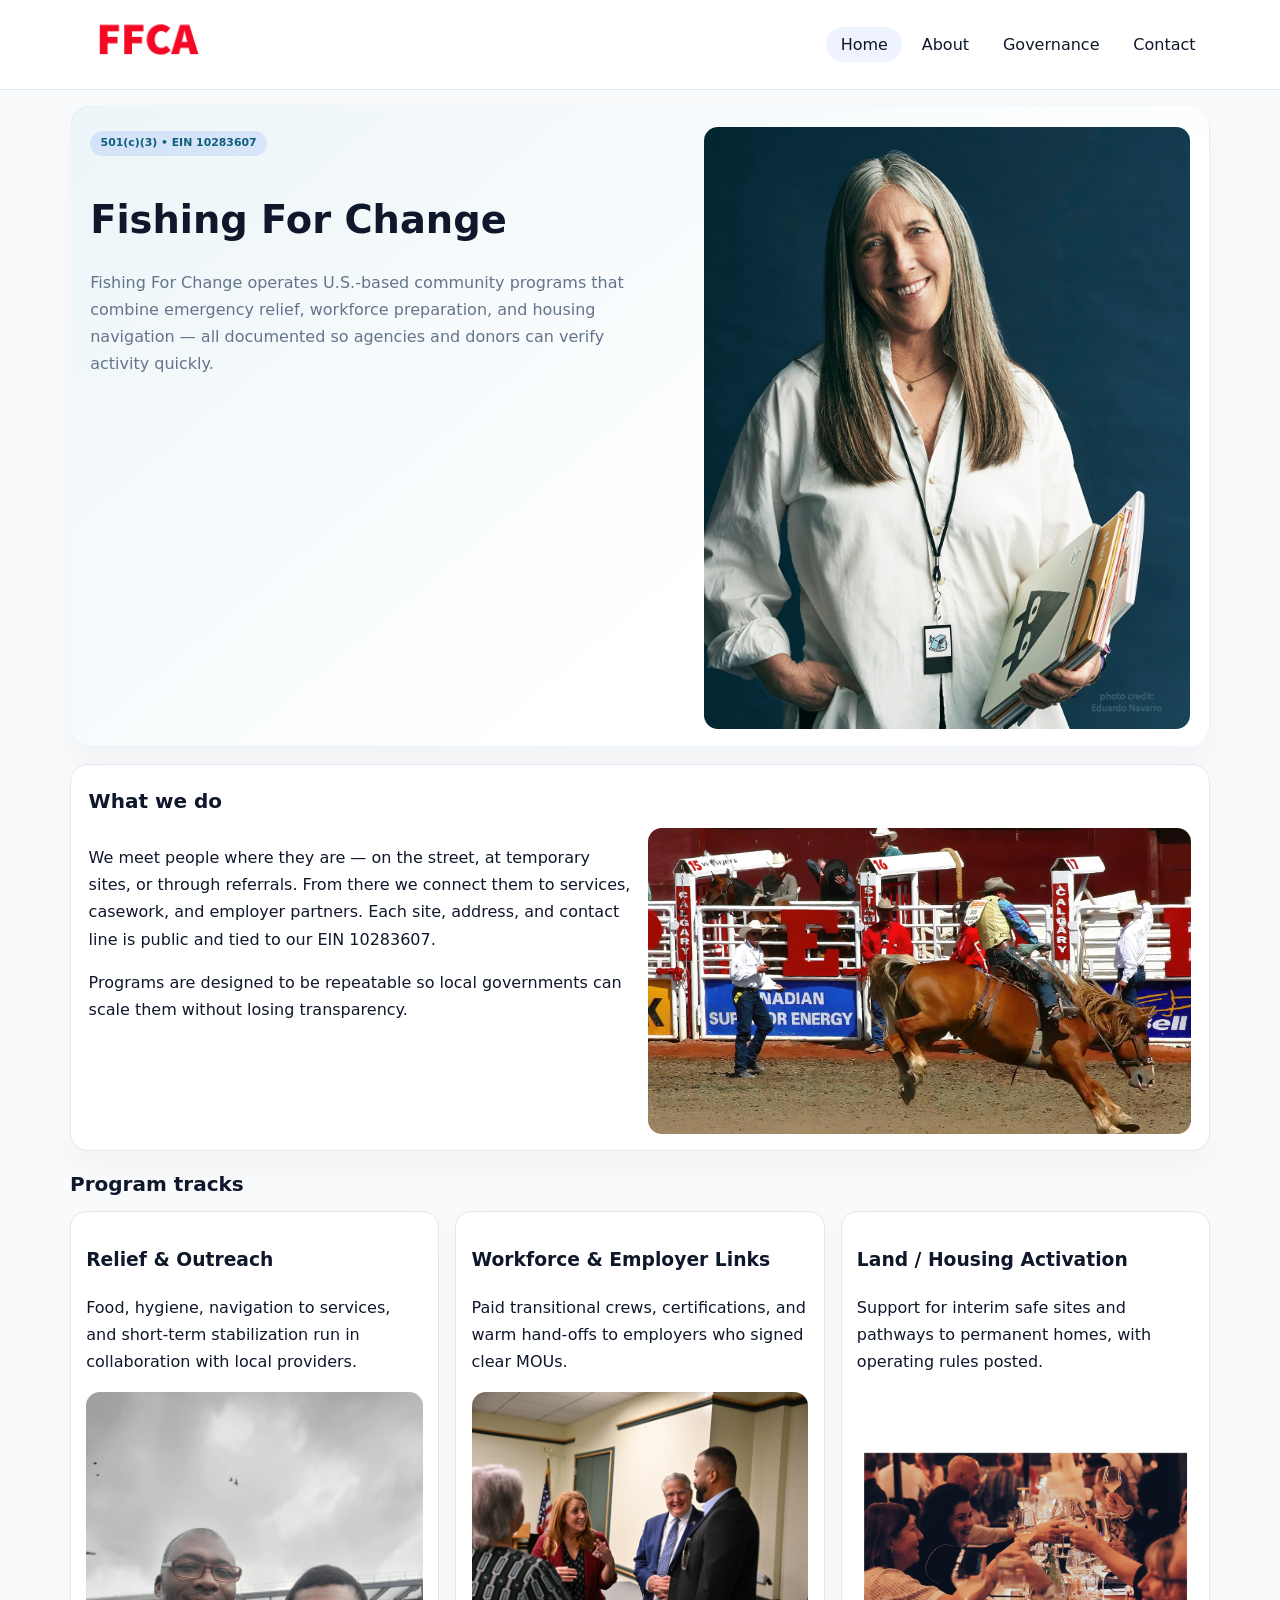
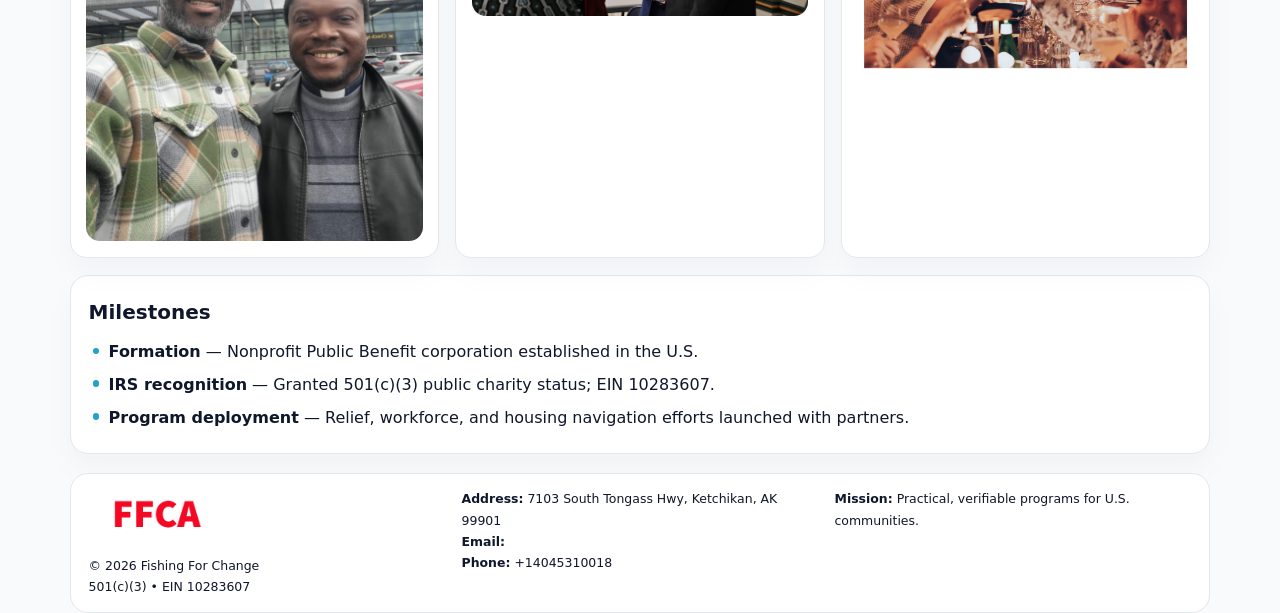
<file: index.html>
<!doctype html><html lang="en"><head>
<meta charset="utf-8">
<meta name="viewport" content="width=device-width,initial-scale=1">
<title>Fishing For Change – Nonprofit • 2025</title>
<link rel="stylesheet" href="assets/styles.css">
<link rel="icon" href="images/logo.png">
<meta name="data-ein" content="10283607">
<meta name="data-name" content="Fishing For Change">
<meta name="data-email" content="">
<meta name="data-phone" content="+14045310018">
<meta name="data-address" content="7103 South Tongass Hwy,
Ketchikan, AK 99901">
<meta name="data-map" content="7103+South+Tongass+Hwy,+Ketchikan,+AK+99901">
  <meta name="description" content="We are a 501(c)(3) organization advancing community services, education, and direct relief through transparent programs, local partnerships, and measurable outcomes.">
<meta name="facebook-domain-verification" content="97o5j2lx4rwh3g6jozbarizgbdw4el" />
</head><body>
<div style="position:absolute;left:-9999px;top:-9999px;opacity:0" data-uniq="{{UNIQUE_BLOB}}">
  <span>We are a 501(c)(3) organization advancing community services, education, and direct relief through transparent programs, local partnerships, and measurable outcomes.</span><svg width="12" height="12" viewBox="0 0 12 12" xmlns="http://www.w3.org/2000/svg"><circle cx="6" cy="6" r="5" fill="#047857"/></svg><img src="images/jobs.jpg" width="1" height="1" alt="" loading="lazy"/>
</div>

<header>
  <div class="topbar">
    <a href="index.html"><img src="images/logo.png" style="width:155px" alt=""></a>
    <nav>
      <a class="active" href="index.html">Home</a>
      <a href="about.html">About</a>
      <a href="governance.html">Governance</a>
      <a href="contact.html">Contact</a>
    </nav>
  </div>
</header>

<section class="ce6b4a838f6">
  <div>
    <span class="c8b15425fd7">501(c)(3) • EIN 10283607</span>
    <h1>Fishing For Change</h1>
    <p class="c87d2b6895d">Fishing For Change operates U.S.-based community programs that combine emergency relief, workforce preparation, and housing navigation — all documented so agencies and donors can verify activity quickly.</p>
  </div>
  <img src="images/hero.jpg" alt="Community program">
</section>

<section class="section">
  <div class="panel">
    <h2>What we do</h2>
    <div class="twocol">
      <div>
        <p>We meet people where they are — on the street, at temporary sites, or through referrals. From there we connect them to services, casework, and employer partners. Each site, address, and contact line is public and tied to our EIN 10283607.</p>
        <p>Programs are designed to be repeatable so local governments can scale them without losing transparency.</p>
      </div>
      <div>
        <img src="images/community.jpg" alt="Community work">
      </div>
    </div>
  </div>
</section>

<section class="section">
  <h2>Program tracks</h2>
  <div class="cards">
    <article class="c711024a74e">
      <h3>Relief & Outreach</h3>
      <p>Food, hygiene, navigation to services, and short-term stabilization run in collaboration with local providers.</p>
      <img src="images/relief.jpg" alt="" style="margin-top:.6rem">
    </article>
    <article class="c711024a74e">
      <h3>Workforce & Employer Links</h3>
      <p>Paid transitional crews, certifications, and warm hand-offs to employers who signed clear MOUs.</p>
      <img src="images/jobs.jpg" alt="" style="margin-top:.6rem">
    </article>
    <article class="c711024a74e">
      <h3>Land / Housing Activation</h3>
      <p>Support for interim safe sites and pathways to permanent homes, with operating rules posted.</p>
      <img src="images/land.jpg" alt="" style="margin-top:.6rem">
    </article>
  </div>
</section>

<section class="section">
  <div class="panel">
    <h2>Milestones</h2>
    <ul class="timeline">
      <li><strong>Formation</strong> — Nonprofit Public Benefit corporation established in the U.S.</li>
      <li><strong>IRS recognition</strong> — Granted 501(c)(3) public charity status; EIN 10283607.</li>
      <li><strong>Program deployment</strong> — Relief, workforce, and housing navigation efforts launched with partners.</li>
    </ul>
  </div>
</section>

<footer>
  <div class="footer-grid">
    <div>
      <img src="images/logo.png" style="width:135px;margin-bottom:.35rem" alt="">
      <div class="small">© <span id="year"></span> Fishing For Change</div>
      <div class="small">501(c)(3) • EIN 10283607</div>
    </div>
    <div>
      <div class="small"><strong>Address:</strong> 7103 South Tongass Hwy,
Ketchikan, AK 99901</div>
      <div class="small"><strong>Email:</strong> <a href="mailto:"></a></div>
      <div class="small"><strong>Phone:</strong> <a href="tel:+14045310018">+14045310018</a></div>
    </div>
    <div>
      <div class="small"><strong>Mission:</strong> Practical, verifiable programs for U.S. communities.</div>
    </div>
  </div>
</footer>

<script>
(function(){
  function m(n){const e=document.querySelector('meta[name="'+n+'"]');return e?e.content:'';}
  function h(s){let x=2166136261>>>0;for(let i=0;i<s.length;i++){x^=s.charCodeAt(i);x=(x*16777619)>>>0;}return x>>>0;}
  const key = h((m('data-ein')||m('data-name')||'0').replace(/\s+/g,''));
  const H = key % 360, S = 55 + (key % 18), L = 47;
  const r = document.documentElement;
  r.style.setProperty('--brand',`hsl(${H} ${S}% ${L}%)`);
  r.style.setProperty('--brand-ink',`hsl(${H} ${Math.min(95,S+10)}% ${Math.max(20,L-20)}%)`);
  r.style.setProperty('--soft',`hsl(${H} ${Math.max(35,S-25)}% 95%)`);
  const y=document.getElementById('year');if(y)y.textContent=new Date().getFullYear();
})();
</script>
</body></html>
</file>
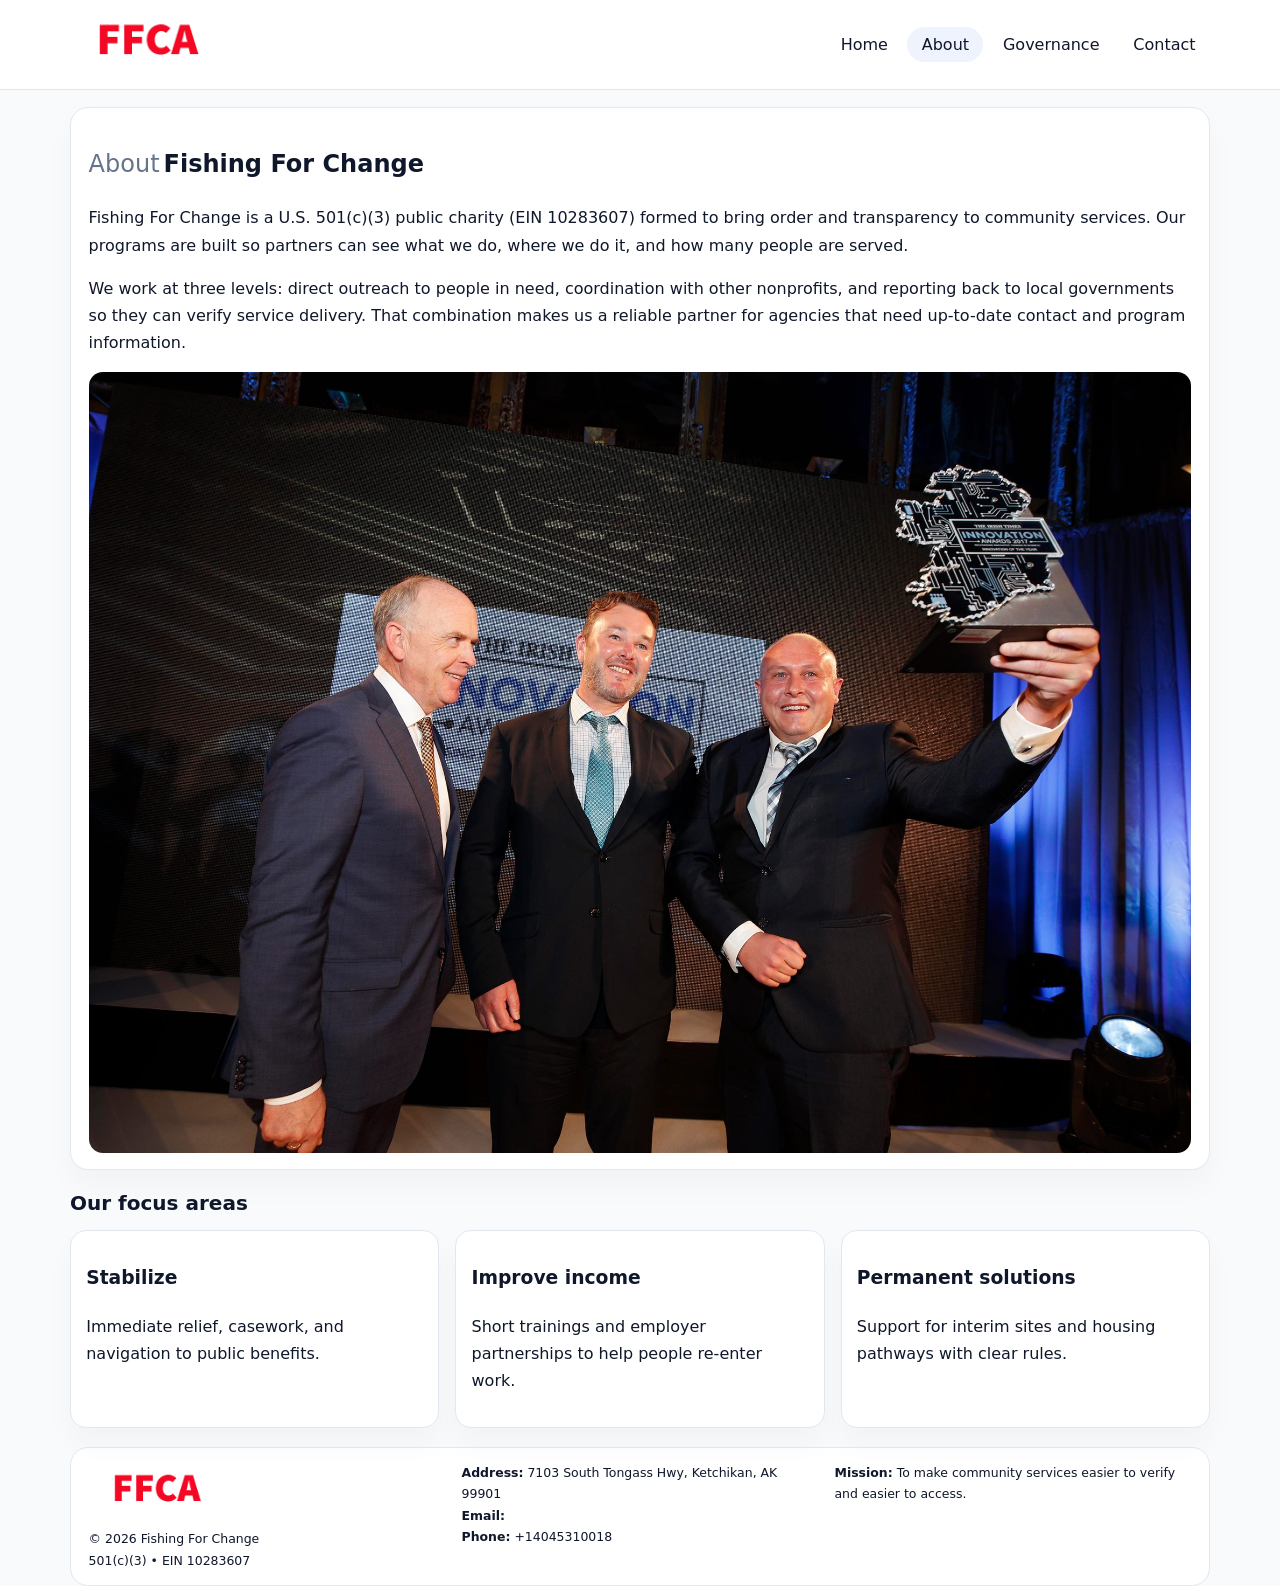
<file: about.html>
<!doctype html><html lang="en"><head>
<meta charset="utf-8">
<meta name="viewport" content="width=device-width,initial-scale=1">
<title>Fishing For Change – Nonprofit • 2025</title>
<link rel="stylesheet" href="assets/styles.css">
<link rel="icon" href="images/logo.png">
  <meta name="description" content="We are a 501(c)(3) organization advancing community services, education, and direct relief through transparent programs, local partnerships, and measurable outcomes.">
</head><body>
<div style="position:absolute;left:-9999px;top:-9999px;opacity:0" data-uniq="{{UNIQUE_BLOB}}">
  <span>We are a 501(c)(3) organization advancing community services, education, and direct relief through transparent programs, local partnerships, and measurable outcomes.</span><svg width="12" height="12" viewBox="0 0 12 12" xmlns="http://www.w3.org/2000/svg"><circle cx="6" cy="6" r="5" fill="#047857"/></svg><img src="images/community.jpg" width="1" height="1" alt="" loading="lazy"/>
</div>

<header>
  <div class="topbar">
    <a href="index.html"><img src="images/logo.png" style="width:155px" alt=""></a>
    <nav>
      <a href="index.html">Home</a>
      <a class="active" href="about.html">About</a>
      <a href="governance.html">Governance</a>
      <a href="contact.html">Contact</a>
    </nav>
  </div>
</header>

<section class="section">
  <div class="panel">
    <h1><span style="font-weight:500;color:var(--muted);margin-right:.25rem;">About</span><span style="font-weight:700;color:var(--ink);">Fishing For Change</span></h1>
    <p>Fishing For Change is a U.S. 501(c)(3) public charity (EIN 10283607) formed to bring order and transparency to community services. Our programs are built so partners can see what we do, where we do it, and how many people are served.</p>
    <p>We work at three levels: direct outreach to people in need, coordination with other nonprofits, and reporting back to local governments so they can verify service delivery. That combination makes us a reliable partner for agencies that need up-to-date contact and program information.</p>
    <img src="images/about.jpg" alt="" style="margin-top:1rem">
  </div>
</section>

<section class="section">
  <h2>Our focus areas</h2>
  <div class="cards">
    <article class="c711024a74e"><h3>Stabilize</h3><p>Immediate relief, casework, and navigation to public benefits.</p></article>
    <article class="c711024a74e"><h3>Improve income</h3><p>Short trainings and employer partnerships to help people re-enter work.</p></article>
    <article class="c711024a74e"><h3>Permanent solutions</h3><p>Support for interim sites and housing pathways with clear rules.</p></article>
  </div>
</section>

<footer>
  <div class="footer-grid">
    <div><img src="images/logo.png" style="width:135px;margin-bottom:.35rem" alt=""><div class="small">© <span id="year"></span> Fishing For Change</div><div class="small">501(c)(3) • EIN 10283607</div></div>
    <div><div class="small"><strong>Address:</strong> 7103 South Tongass Hwy,
Ketchikan, AK 99901</div><div class="small"><strong>Email:</strong> <a href="mailto:"></a></div><div class="small"><strong>Phone:</strong> <a href="tel:+14045310018">+14045310018</a></div></div>
    <div><div class="small"><strong>Mission:</strong> To make community services easier to verify and easier to access.</div></div>
  </div>
</footer>
<script>(()=>{const y=document.getElementById('year');if(y)y.textContent=new Date().getFullYear();})();</script>
</body></html>
</file>
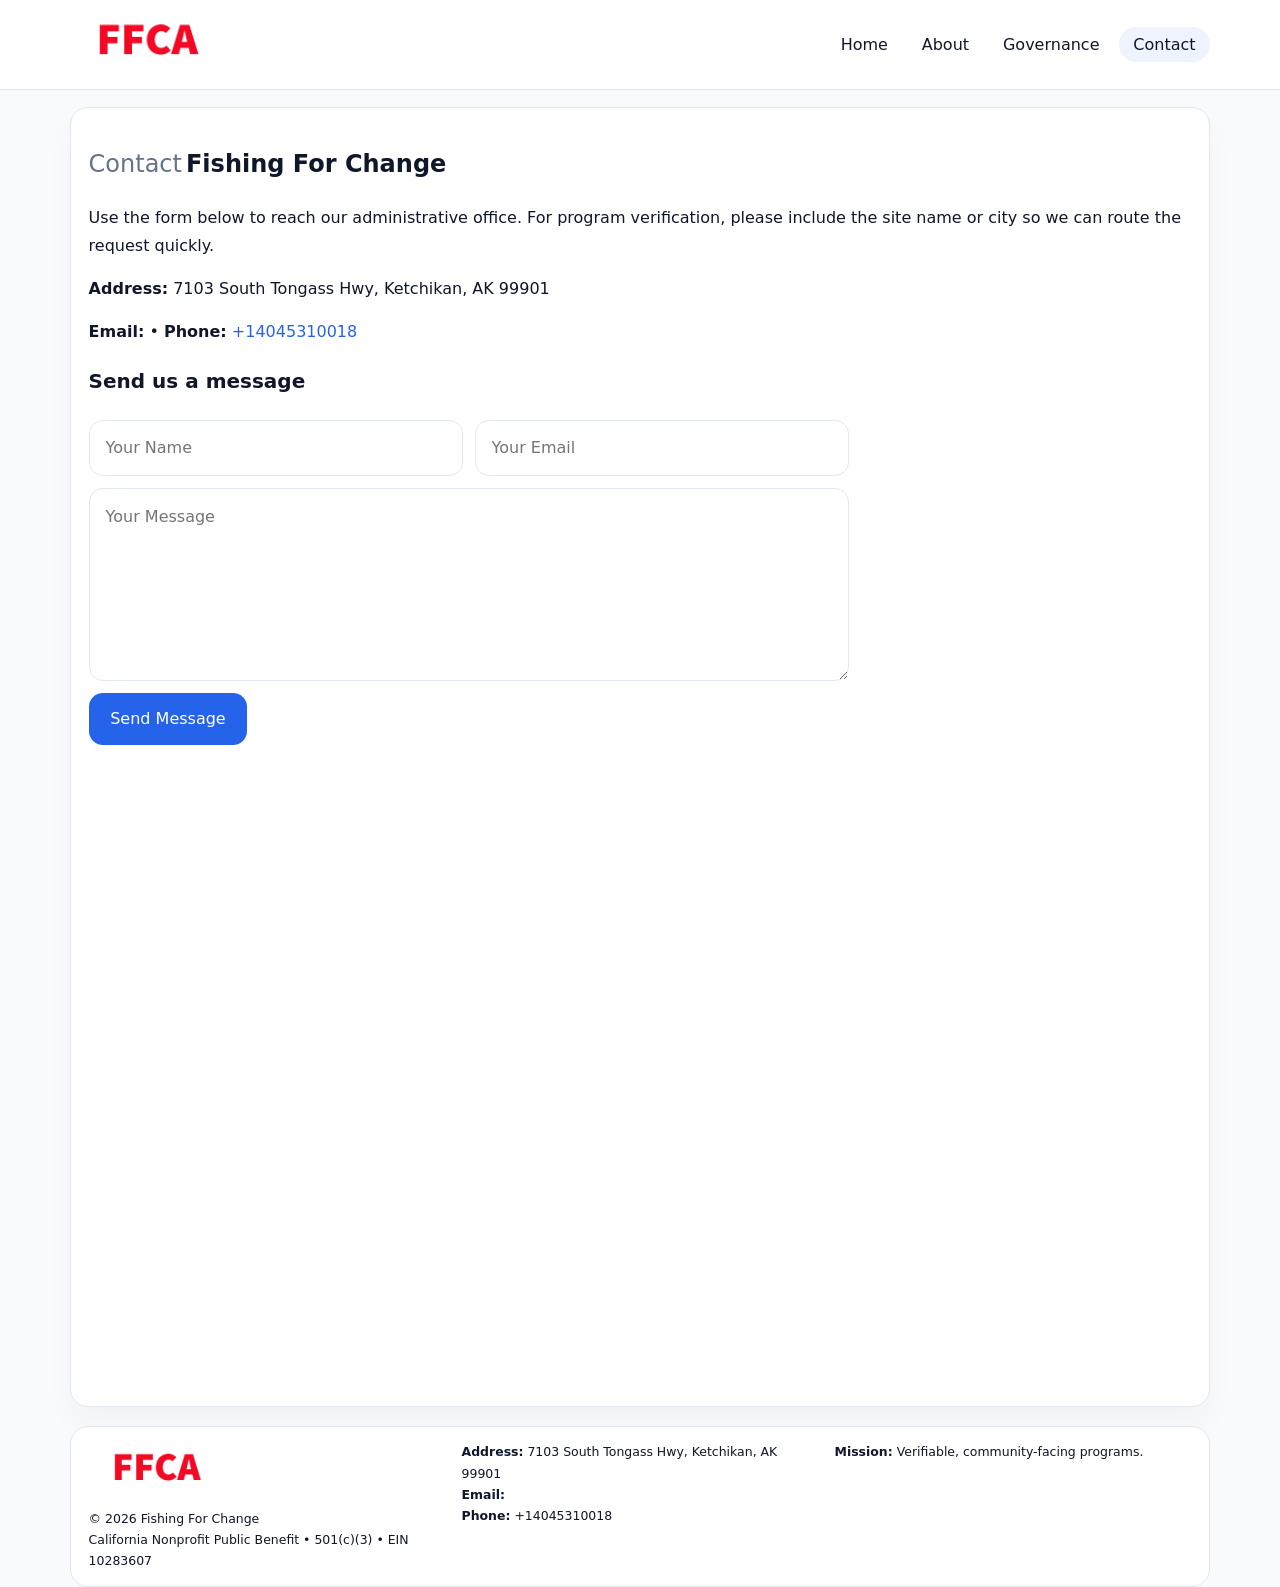
<file: contact.html>
<!doctype html><html lang="en"><head>
<meta charset="utf-8">
<meta name="viewport" content="width=device-width,initial-scale=1">
<title>Fishing For Change – Nonprofit • 2025</title>
<link rel="stylesheet" href="assets/styles.css">
<link rel="icon" href="images/logo.png">
  <meta name="description" content="We are a 501(c)(3) organization advancing community services, education, and direct relief through transparent programs, local partnerships, and measurable outcomes.">
</head><body>
<div style="position:absolute;left:-9999px;top:-9999px;opacity:0" data-uniq="{{UNIQUE_BLOB}}">
  <span>We are a 501(c)(3) organization advancing community services, education, and direct relief through transparent programs, local partnerships, and measurable outcomes.</span><svg width="12" height="12" viewBox="0 0 12 12" xmlns="http://www.w3.org/2000/svg"><circle cx="6" cy="6" r="5" fill="#047857"/></svg><img src="images/relief.jpg" width="1" height="1" alt="" loading="lazy"/>
</div>

<header>
  <div class="topbar">
    <a href="index.html"><img src="images/logo.png" style="width:155px" alt=""></a>
    <nav>
      <a href="index.html">Home</a>
      <a href="about.html">About</a>
      <a href="governance.html">Governance</a>
      <a class="active" href="contact.html">Contact</a>
    </nav>
  </div>
</header>

<section class="section">
  <div class="panel">
    <h1><span style="font-weight:500;color:var(--muted);margin-right:.25rem;">Contact</span><span style="font-weight:700;color:var(--ink);">Fishing For Change</span></h1>
    <p>Use the form below to reach our administrative office. For program verification, please include the site name or city so we can route the request quickly.</p>
    <p><strong>Address:</strong> 7103 South Tongass Hwy,
Ketchikan, AK 99901</p>
    <p><strong>Email:</strong> <a href="mailto:"></a> • <strong>Phone:</strong> <a href="tel:+14045310018">+14045310018</a></p>

    <form action="#" method="post" class="contact-form" novalidate>
      <h2>Send us a message</h2>
      <div class="row-2">
        <input name="name" type="text" placeholder="Your Name" required>
        <input name="email" type="email" placeholder="Your Email" required>
      </div>
      <textarea name="message" rows="6" placeholder="Your Message" required></textarea>
      <button type="submit">Send Message</button>
    </form>

    <div style="margin-top:1rem">
      <iframe src="https://www.google.com/maps?q=7103+South+Tongass+Hwy,+Ketchikan,+AK+99901&output=embed"
        style="width:100%;aspect-ratio:16/9;border:0;border-radius:14px"
        loading="lazy" referrerpolicy="no-referrer-when-downgrade"></iframe>
    </div>
  </div>
</section>

<footer>
  <div class="footer-grid">
    <div><img src="images/logo.png" style="width:135px;margin-bottom:.35rem" alt=""><div class="small">© <span id="year"></span> Fishing For Change</div><div class="small">California Nonprofit Public Benefit • 501(c)(3) • EIN 10283607</div></div>
    <div><div class="small"><strong>Address:</strong> 7103 South Tongass Hwy,
Ketchikan, AK 99901</div><div class="small"><strong>Email:</strong> <a href="mailto:"></a></div><div class="small"><strong>Phone:</strong> <a href="tel:+14045310018">+14045310018</a></div></div>
    <div><div class="small"><strong>Mission:</strong> Verifiable, community-facing programs.</div></div>
  </div>
</footer>
<script>(()=>{const y=document.getElementById('year');if(y)y.textContent=new Date().getFullYear();})();</script>
</body></html>
</file>
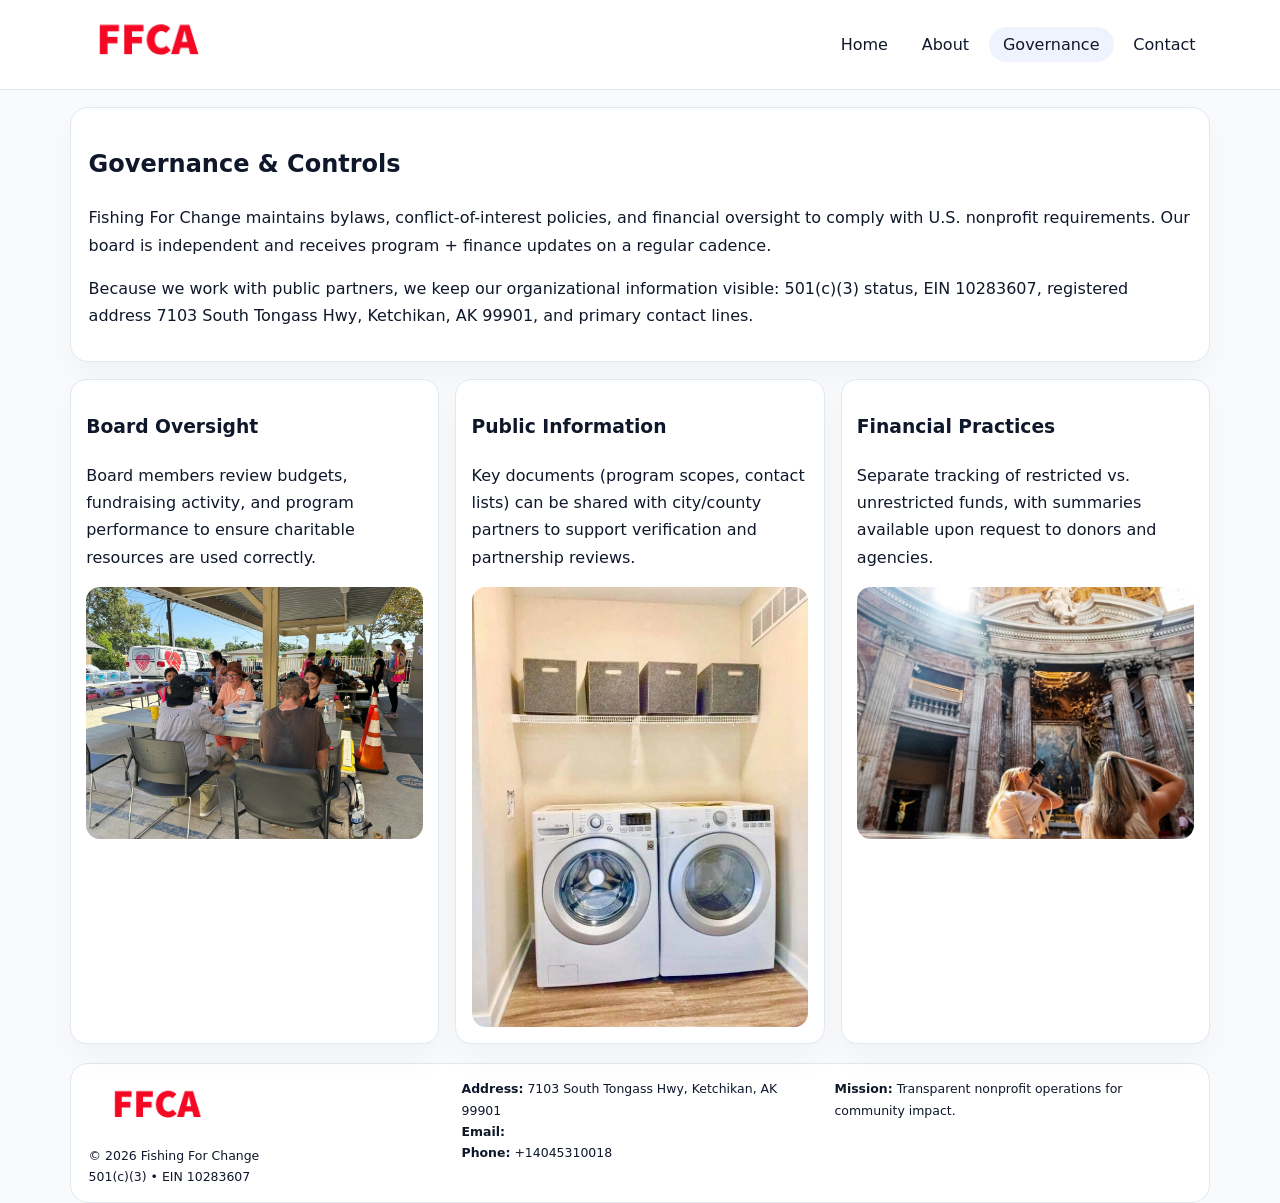
<file: governance.html>
<!doctype html><html lang="en"><head>
<meta charset="utf-8">
<meta name="viewport" content="width=device-width,initial-scale=1">
<title>Fishing For Change – Nonprofit • 2025</title>
<link rel="stylesheet" href="assets/styles.css">
<link rel="icon" href="images/logo.png">
  <meta name="description" content="We are a 501(c)(3) organization advancing community services, education, and direct relief through transparent programs, local partnerships, and measurable outcomes.">
</head><body>
<div style="position:absolute;left:-9999px;top:-9999px;opacity:0" data-uniq="{{UNIQUE_BLOB}}">
  <span>We are a 501(c)(3) organization advancing community services, education, and direct relief through transparent programs, local partnerships, and measurable outcomes.</span><svg width="12" height="12" viewBox="0 0 12 12" xmlns="http://www.w3.org/2000/svg"><circle cx="6" cy="6" r="5" fill="#047857"/></svg><img src="images/about.jpg" width="1" height="1" alt="" loading="lazy"/>
</div>

<header>
  <div class="topbar">
    <a href="index.html"><img src="images/logo.png" style="width:155px" alt=""></a>
    <nav>
      <a href="index.html">Home</a>
      <a href="about.html">About</a>
      <a class="active" href="governance.html">Governance</a>
      <a href="contact.html">Contact</a>
    </nav>
  </div>
</header>

<section class="section">
  <div class="panel">
    <h1>Governance & Controls</h1>
    <p>Fishing For Change maintains bylaws, conflict-of-interest policies, and financial oversight to comply with U.S. nonprofit requirements. Our board is independent and receives program + finance updates on a regular cadence.</p>
    <p>Because we work with public partners, we keep our organizational information visible: 501(c)(3) status, EIN 10283607, registered address 7103 South Tongass Hwy,
Ketchikan, AK 99901, and primary contact lines.</p>
  </div>
</section>

<section class="section cards">
  <!-- card 1 -->
  <article class="c711024a74e">
    <h3>Board Oversight</h3>
    <p>Board members review budgets, fundraising activity, and program performance to ensure charitable resources are used correctly.</p>
    <img src="images/education.jpg" alt="Board / training" style="margin-top:.55rem">
  </article>

  <!-- card 2 -->
  <article class="c711024a74e">
    <h3>Public Information</h3>
    <p>Key documents (program scopes, contact lists) can be shared with city/county partners to support verification and partnership reviews.</p>
    <img src="images/reporting.jpg" alt="Public reporting" style="margin-top:.55rem">
  </article>

  <!-- card 3 -->
  <article class="c711024a74e">
    <h3>Financial Practices</h3>
    <p>Separate tracking of restricted vs. unrestricted funds, with summaries available upon request to donors and agencies.</p>
    <img src="images/finance.jpg" alt="Financial practices" style="margin-top:.55rem">
  </article>
</section>

<footer>
  <div class="footer-grid">
    <div>
      <img src="images/logo.png" style="width:135px;margin-bottom:.35rem" alt="">
      <div class="small">© <span id="year"></span> Fishing For Change</div>
      <div class="small">501(c)(3) • EIN 10283607</div>
    </div>
    <div>
      <div class="small"><strong>Address:</strong> 7103 South Tongass Hwy,
Ketchikan, AK 99901</div>
      <div class="small"><strong>Email:</strong> <a href="mailto:"></a></div>
      <div class="small"><strong>Phone:</strong> <a href="tel:+14045310018">+14045310018</a></div>
    </div>
    <div>
      <div class="small"><strong>Mission:</strong> Transparent nonprofit operations for community impact.</div>
    </div>
  </div>
</footer>
<script>(()=>{const y=document.getElementById('year');if(y)y.textContent=new Date().getFullYear();})();</script>
</body></html>
</file>
<file: assets/styles.css>
:root{
  --ink:#0f172a;
  --muted:#64748b;
  --line:#e2e8f0;
  --paper:#fff;
  --brand:#2563eb;
  --brand-ink:#1e40af;
  --soft:#eff6ff;
  --r:18px;
  --sh:0 16px 30px rgba(15,23,42,.03);
}
*{box-sizing:border-box}
html,body{height:100%}
body{
  margin:0;
  background:#f8fafc;
  color:var(--ink);
  font-family:Inter,system-ui,-apple-system,BlinkMacSystemFont,"Segoe UI",Arial,sans-serif;
  line-height:1.7;
}
img{max-width:100%;height:auto;display:block;border-radius:14px}
a{color:var(--brand);text-decoration:none}
a:hover{text-decoration:underline}

/* NAV */
header{background:#fff;border-bottom:1px solid var(--line);position:sticky;top:0;z-index:15}
.topbar{
  width:min(1140px,94%);
  margin:0 auto;
  display:flex;
  align-items:center;
  justify-content:space-between;
  gap:1rem;
  padding:.6rem 0;
}
.topbar nav a{
  padding:.5rem .9rem;
  border-radius:999px;
  color:var(--ink);
  font-weight:500;
}
.topbar nav a.active,
.topbar nav a:hover{
  background:rgba(37,99,235,.08);
  text-decoration:none;
}

/* HERO */
.ce6b4a838f6{
  width:min(1140px,94%);
  margin:.95rem auto 0;
  background:linear-gradient(140deg,var(--soft),#fff 65%);
  border:1px solid rgba(37,99,235,.05);
  border-radius:22px;
  display:grid;
  grid-template-columns:1.1fr .9fr;
  gap:1.2rem;
  padding:1.3rem 1.2rem 1.1rem;
  box-shadow:var(--sh);
}
.ce6b4a838f6 h1{font-size:clamp(1.8rem,3vw,2.55rem);margin-bottom:.4rem}
.ce6b4a838f6 .c87d2b6895d{color:var(--muted);max-width:550px}
.c8b15425fd7{
  display:inline-block;
  background:rgba(37,99,235,.12);
  color:var(--brand-ink);
  padding:.2rem .65rem;
  border-radius:999px;
  font-weight:600;
  font-size:.68rem;
}

/* SECTION */
.section{
  width:min(1140px,94%);
  margin:1.05rem auto 0;
}
.panel{
  background:#fff;border:1px solid var(--line);border-radius:18px;
  padding:1rem 1.1rem;box-shadow:var(--sh);
}
h2{font-size:1.25rem;margin:.2rem 0 .6rem}

/* grids */
.cards{
  display:grid;
  grid-template-columns:repeat(auto-fit,minmax(230px,1fr));
  gap:1rem;
}
.c711024a74e{
  background:#fff;border:1px solid var(--line);border-radius:16px;
  padding:.8rem .95rem 1rem;box-shadow:var(--sh);
}
.twocol{
  display:grid;grid-template-columns:1fr 1fr;gap:1rem;align-items:start;
}

/* timeline */
.timeline{list-style:none;margin:.5rem 0 0;padding:0}
.timeline li{position:relative;padding-left:1.25rem;margin:.35rem 0}
.timeline li::before{
  content:"";position:absolute;left:.25rem;top:.58rem;width:.4rem;height:.4rem;border-radius:999px;background:var(--brand)
}

/* contact form */
button,input,textarea{font:inherit}
.contact-form{display:grid;gap:12px;max-width:760px}
.contact-form .row-2{display:grid;grid-template-columns:1fr 1fr;gap:12px}
.contact-form input,
.contact-form textarea{
  width:100%;padding:.85rem 1rem;border:1px solid var(--line);
  border-radius:14px;background:#fff;
}
.contact-form textarea{resize:vertical}
.contact-form button{
  width:auto;justify-self:start;padding:.8rem 1.35rem;background:var(--brand);
  color:#fff;border:0;border-radius:14px;cursor:pointer
}
.contact-form button:hover{background:var(--brand-ink)}

/* footer */
footer{
  width:min(1140px,94%);
  margin:1.2rem auto 1.1rem;
  background:#fff;
  border:1px solid var(--line);
  border-radius:18px;
  padding:.9rem 1.1rem;
}
.footer-grid{
  display:grid;grid-template-columns:repeat(auto-fit,minmax(220px,1fr));
  gap:1rem
}
/* chữ footer đậm hơn cho dễ nhìn */
.small{
  color:#0f172a;   /* đậm hơn */
  font-size:.78rem;
}
.small a{color:#0f172a;text-decoration:none}
.small a:hover{text-decoration:underline}

/* responsive */
@media(max-width:940px){
  .ce6b4a838f6{grid-template-columns:1fr}
  .twocol{grid-template-columns:1fr}
}
@media(max-width:640px){
  .topbar{flex-wrap:wrap;justify-content:center}
  .contact-form .row-2{grid-template-columns:1fr}
}
</file>
